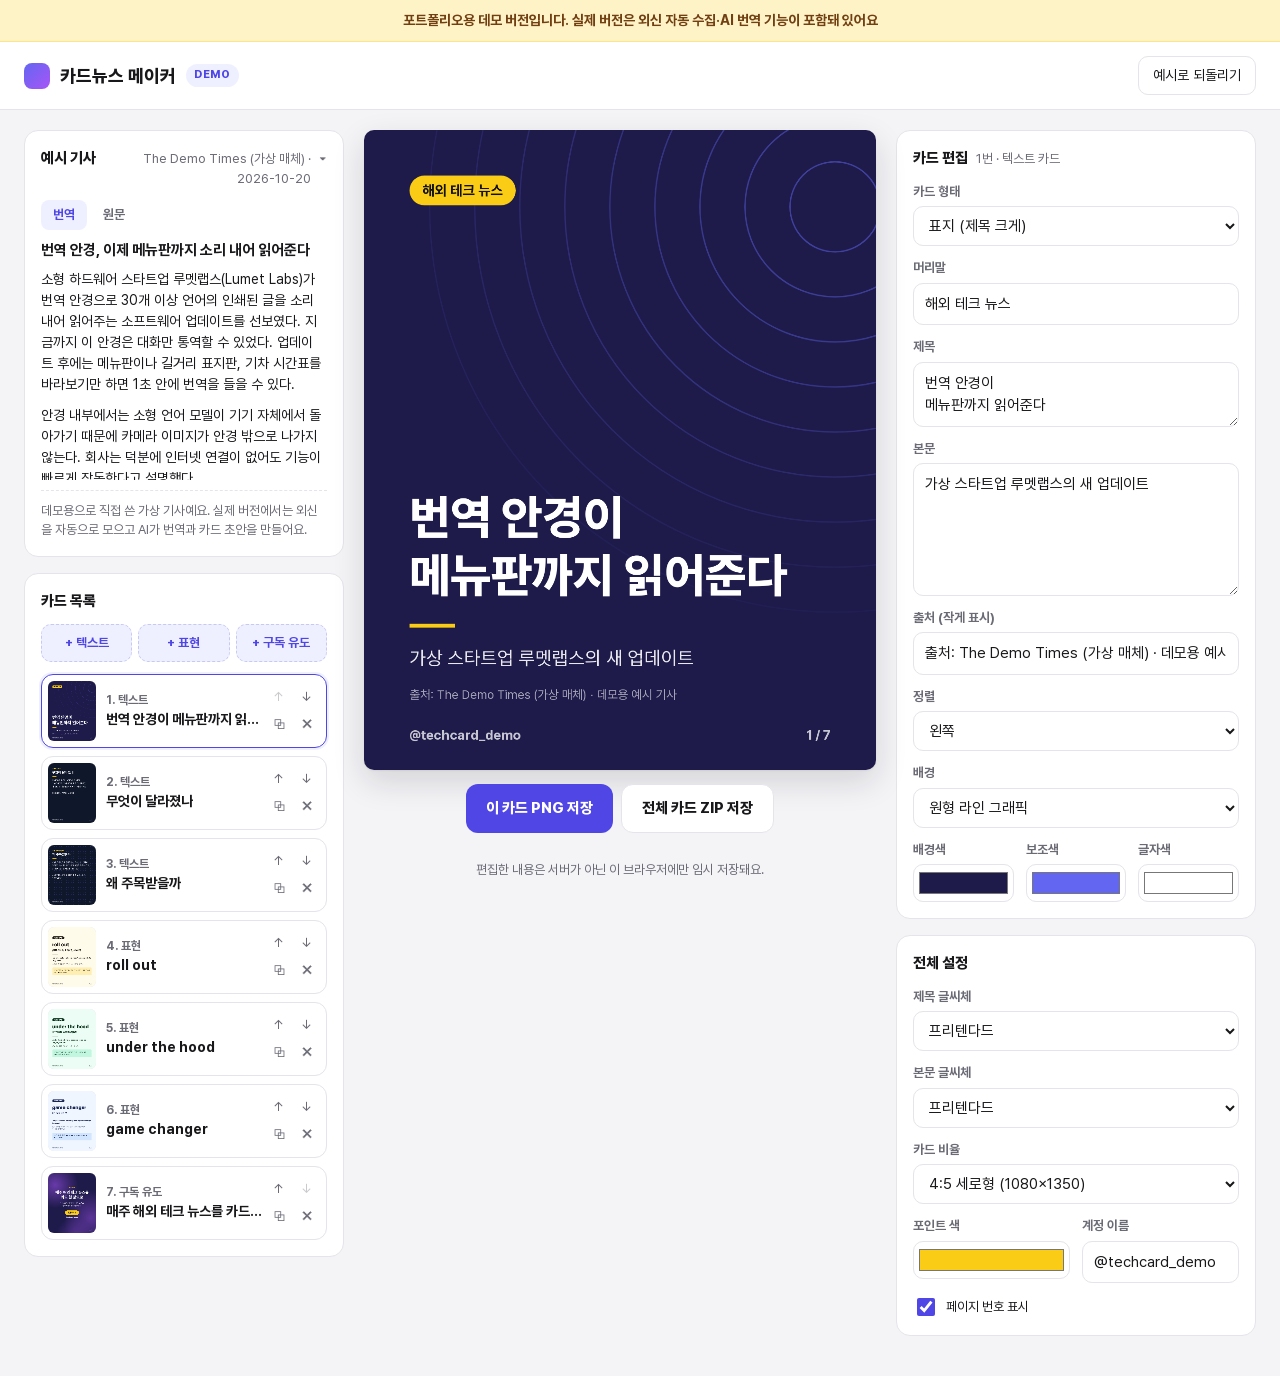
<file: demo/index.html>
<!DOCTYPE html>
<html lang="ko">
<head>
  <meta charset="UTF-8" />
  <meta name="viewport" content="width=device-width, initial-scale=1.0" />
  <title>카드뉴스 메이커 데모</title>
  <meta name="description" content="해외 테크 뉴스 카드뉴스 메이커의 포트폴리오용 데모. 텍스트·표현·구독 유도 카드를 편집하고 PNG로 내보낼 수 있어요." />
  <link rel="stylesheet" href="css/fonts.css" />
  <link rel="stylesheet" href="css/style.css" />
</head>
<body>
  <div class="demo-banner" role="note">
    포트폴리오용 데모 버전입니다. 실제 버전은 외신 자동 수집·AI 번역 기능이 포함돼 있어요
  </div>

  <header class="topbar">
    <div class="brand">
      <span class="brand-mark" aria-hidden="true"></span>
      카드뉴스 메이커 <span class="badge">DEMO</span>
    </div>
    <button type="button" id="resetBtn" class="ghost-btn">예시로 되돌리기</button>
  </header>

  <main class="layout">
    <aside class="panel panel-left">
      <section class="box">
        <details class="article" open>
          <summary>
            <span class="box-title">예시 기사</span>
            <span class="muted small" id="articleMeta"></span>
          </summary>
          <div class="tabs" role="tablist">
            <button type="button" role="tab" data-tab="articleKo" aria-selected="true">번역</button>
            <button type="button" role="tab" data-tab="articleEn" aria-selected="false">원문</button>
          </div>
          <div class="article-body" id="articleKo"></div>
          <div class="article-body" id="articleEn" hidden></div>
          <p class="muted small note">
            데모용으로 직접 쓴 가상 기사예요. 실제 버전에서는 외신을 자동으로 모으고 AI가 번역과 카드 초안을 만들어요.
          </p>
        </details>
      </section>

      <section class="box">
        <h2 class="box-title">카드 목록</h2>
        <div class="add-row">
          <button type="button" data-add="text">+ 텍스트</button>
          <button type="button" data-add="expression">+ 표현</button>
          <button type="button" data-add="subscribe">+ 구독 유도</button>
        </div>
        <ol id="cardList" class="card-list"></ol>
      </section>
    </aside>

    <section class="stage" aria-label="미리보기">
      <div class="canvas-wrap">
        <canvas id="preview" width="1080" height="1350" aria-label="선택한 카드 미리보기"></canvas>
      </div>
      <div class="stage-actions">
        <button type="button" id="exportOne" class="primary-btn">이 카드 PNG 저장</button>
        <button type="button" id="exportAll" class="secondary-btn">전체 카드 ZIP 저장</button>
      </div>
      <p class="muted small center">편집한 내용은 서버가 아닌 이 브라우저에만 임시 저장돼요.</p>
    </section>

    <aside class="panel panel-right">
      <section class="box">
        <h2 class="box-title">카드 편집 <span class="muted small" id="editorType"></span></h2>
        <form id="editor" class="form" onsubmit="return false"></form>
      </section>
      <section class="box">
        <h2 class="box-title">전체 설정</h2>
        <form id="settings" class="form" onsubmit="return false"></form>
      </section>
    </aside>
  </main>

  <div id="toast" class="toast" role="status" aria-live="polite"></div>

  <script src="js/sample-data.js"></script>
  <script src="js/render.js"></script>
  <script src="js/zip.js"></script>
  <script src="js/app.js"></script>
</body>
</html>
</file>
<file: demo/css/fonts.css>
/* 글씨체 파일은 모두 demo/fonts 폴더에 들어 있어요. (SIL Open Font License 1.1) */
@font-face {
  font-family: 'Pretendard';
  font-weight: 400;
  font-display: swap;
  src: url('../fonts/Pretendard-Regular.subset.woff2') format('woff2');
}
@font-face {
  font-family: 'Pretendard';
  font-weight: 700;
  font-display: swap;
  src: url('../fonts/Pretendard-Bold.subset.woff2') format('woff2');
}
@font-face {
  font-family: 'Pretendard';
  font-weight: 800;
  font-display: swap;
  src: url('../fonts/Pretendard-ExtraBold.subset.woff2') format('woff2');
}
@font-face {
  font-family: 'Gowun Batang';
  font-weight: 400;
  font-display: swap;
  src: url('../fonts/GowunBatang-Regular.subset.woff2') format('woff2');
}
@font-face {
  font-family: 'Gowun Batang';
  font-weight: 700;
  font-display: swap;
  src: url('../fonts/GowunBatang-Bold.subset.woff2') format('woff2');
}
@font-face {
  font-family: 'Black Han Sans';
  font-weight: 400;
  font-display: swap;
  src: url('../fonts/BlackHanSans-Regular.subset.woff2') format('woff2');
}
</file>
<file: demo/css/style.css>
:root {
  --bg: #F4F4F7;
  --surface: #FFFFFF;
  --ink: #18181B;
  --muted: #6B6B76;
  --line: #E4E4EA;
  --brand: #4F46E5;
  --brand-ink: #FFFFFF;
  --brand-soft: #EEF0FF;
  --banner-bg: #FEF3C7;
  --banner-ink: #713F12;
  --radius: 14px;
}

* { box-sizing: border-box; }

html, body { margin: 0; }

body {
  background: var(--bg);
  color: var(--ink);
  font-family: 'Pretendard', -apple-system, BlinkMacSystemFont, 'Apple SD Gothic Neo', 'Malgun Gothic', sans-serif;
  font-size: 15px;
  line-height: 1.5;
  -webkit-font-smoothing: antialiased;
}

button, input, select, textarea { font: inherit; color: inherit; }

button { cursor: pointer; }
button:disabled { cursor: default; opacity: 0.35; }

:focus-visible { outline: 2px solid var(--brand); outline-offset: 2px; }

.muted { color: var(--muted); }
.small { font-size: 13px; font-weight: 400; }
.center { text-align: center; }

/* ---------- 상단 ---------- */
.demo-banner {
  background: var(--banner-bg);
  color: var(--banner-ink);
  text-align: center;
  font-size: 14px;
  font-weight: 700;
  padding: 10px 16px;
  border-bottom: 1px solid #FDE68A;
}

.topbar {
  display: flex;
  align-items: center;
  justify-content: space-between;
  gap: 12px;
  padding: 14px 24px;
  background: var(--surface);
  border-bottom: 1px solid var(--line);
}

.brand {
  display: flex;
  align-items: center;
  gap: 10px;
  font-size: 18px;
  font-weight: 800;
}

.brand-mark {
  width: 26px;
  height: 26px;
  border-radius: 8px;
  background: linear-gradient(135deg, #6366F1, #A855F7);
}

.badge {
  font-size: 11px;
  font-weight: 800;
  letter-spacing: 0.06em;
  color: var(--brand);
  background: var(--brand-soft);
  border-radius: 999px;
  padding: 3px 8px;
}

.ghost-btn {
  border: 1px solid var(--line);
  background: var(--surface);
  border-radius: 10px;
  padding: 8px 14px;
  font-size: 14px;
}
.ghost-btn:hover { background: var(--bg); }

/* ---------- 레이아웃 ---------- */
.layout {
  display: grid;
  grid-template-columns: 320px minmax(0, 1fr) 360px;
  gap: 20px;
  padding: 20px 24px 40px;
  max-width: 1480px;
  margin: 0 auto;
  align-items: start;
}

.panel { display: flex; flex-direction: column; gap: 16px; min-width: 0; }

.box {
  background: var(--surface);
  border: 1px solid var(--line);
  border-radius: var(--radius);
  padding: 16px;
}

.box-title {
  display: flex;
  align-items: baseline;
  gap: 8px;
  margin: 0 0 12px;
  font-size: 15px;
  font-weight: 800;
}

/* ---------- 예시 기사 ---------- */
.article summary {
  display: flex;
  align-items: baseline;
  justify-content: space-between;
  gap: 8px;
  cursor: pointer;
  list-style: none;
}
.article summary::-webkit-details-marker { display: none; }
.article summary .box-title { margin: 0; white-space: nowrap; }
.article summary .small { flex: 1; text-align: right; }
.article summary::after { content: '▾'; color: var(--muted); }
.article:not([open]) summary::after { content: '▸'; }
.article[open] summary { margin-bottom: 12px; }

.tabs { display: flex; gap: 4px; margin-bottom: 10px; }
.tabs button {
  border: 0;
  background: transparent;
  border-radius: 8px;
  padding: 5px 12px;
  font-size: 13px;
  font-weight: 700;
  color: var(--muted);
}
.tabs button[aria-selected="true"] { background: var(--brand-soft); color: var(--brand); }

.article-body {
  max-height: 240px;
  overflow: auto;
  font-size: 14px;
  padding-right: 4px;
}
.article-body h3 { font-size: 15px; margin: 0 0 8px; line-height: 1.4; }
.article-body p { margin: 0 0 10px; }
.note { margin: 10px 0 0; padding-top: 10px; border-top: 1px dashed var(--line); }

/* ---------- 카드 목록 ---------- */
.add-row { display: flex; gap: 6px; margin-bottom: 12px; }
.add-row button {
  flex: 1;
  border: 1px dashed #C7C9F5;
  background: var(--brand-soft);
  color: var(--brand);
  border-radius: 10px;
  padding: 8px 4px;
  font-size: 13px;
  font-weight: 700;
}
.add-row button:hover { border-style: solid; }

.card-list { list-style: none; margin: 0; padding: 0; display: flex; flex-direction: column; gap: 8px; }

.card-item {
  display: flex;
  align-items: center;
  gap: 4px;
  border: 1px solid var(--line);
  border-radius: 12px;
  padding: 6px;
}
.card-item.is-active { border-color: var(--brand); box-shadow: 0 0 0 2px var(--brand-soft); }

.card-pick {
  flex: 1;
  min-width: 0;
  display: flex;
  align-items: center;
  gap: 10px;
  border: 0;
  background: transparent;
  text-align: left;
  padding: 0;
}
.card-pick canvas {
  width: 48px;
  height: auto;
  border-radius: 6px;
  flex-shrink: 0;
  background: var(--line);
}
.card-meta { display: flex; flex-direction: column; min-width: 0; }
.card-type { font-size: 12px; font-weight: 700; color: var(--muted); }
.card-title {
  font-size: 14px;
  font-weight: 700;
  white-space: nowrap;
  overflow: hidden;
  text-overflow: ellipsis;
}

.card-tools { display: grid; grid-template-columns: repeat(2, 26px); gap: 2px; }
.icon-btn {
  width: 26px;
  height: 26px;
  border: 0;
  border-radius: 6px;
  background: transparent;
  font-size: 13px;
  color: var(--muted);
}
.icon-btn:hover:not(:disabled) { background: var(--bg); color: var(--ink); }

/* ---------- 미리보기 ---------- */
.stage { position: sticky; top: 20px; display: flex; flex-direction: column; align-items: center; gap: 14px; min-width: 0; }

.canvas-wrap {
  width: 100%;
  max-width: 520px;
  border-radius: 10px;
  overflow: hidden;
  box-shadow: 0 1px 2px rgba(0, 0, 0, 0.06), 0 12px 32px rgba(24, 24, 27, 0.14);
  background: var(--line);
}
.canvas-wrap canvas { display: block; width: 100%; height: auto; opacity: 0; transition: opacity 0.2s; }
.is-ready .canvas-wrap canvas { opacity: 1; }

.stage-actions { display: flex; gap: 8px; flex-wrap: wrap; justify-content: center; }
.primary-btn, .secondary-btn {
  border-radius: 12px;
  padding: 12px 20px;
  font-weight: 800;
  font-size: 15px;
}
.primary-btn { border: 0; background: var(--brand); color: var(--brand-ink); }
.primary-btn:hover { background: #4338CA; }
.secondary-btn { border: 1px solid var(--line); background: var(--surface); }
.secondary-btn:hover { background: var(--bg); }

/* ---------- 폼 ---------- */
.form { display: flex; flex-wrap: wrap; gap: 12px; }
.field { flex: 1 1 100%; display: flex; flex-direction: column; gap: 5px; min-width: 0; }
.field.half { flex: 1 1 calc(33% - 12px); min-width: 90px; }
.field.check { flex-direction: row; align-items: center; gap: 8px; }
.field label { font-size: 13px; font-weight: 700; color: var(--muted); }
.field.check label { color: var(--ink); font-weight: 500; }

.field input[type="text"], .field textarea, .field select {
  width: 100%;
  border: 1px solid var(--line);
  border-radius: 10px;
  padding: 9px 11px;
  background: var(--surface);
}
.field textarea { resize: vertical; line-height: 1.5; }
.field input[type="text"]:focus, .field textarea:focus, .field select:focus { border-color: var(--brand); outline: none; box-shadow: 0 0 0 3px var(--brand-soft); }

.field input[type="color"] {
  width: 100%;
  height: 38px;
  border: 1px solid var(--line);
  border-radius: 10px;
  padding: 3px;
  background: var(--surface);
}
.field input[type="checkbox"] { width: 18px; height: 18px; accent-color: var(--brand); }
.field input[type="range"] { accent-color: var(--brand); }
.field input[type="file"] { font-size: 13px; }
.field-note { margin: 0; font-size: 12px; color: var(--muted); }
.link-btn { align-self: flex-start; border: 0; background: none; padding: 0; color: var(--brand); font-size: 13px; font-weight: 700; }

/* ---------- 알림 ---------- */
.toast {
  position: fixed;
  left: 50%;
  bottom: 24px;
  transform: translate(-50%, 20px);
  background: var(--ink);
  color: #FFFFFF;
  border-radius: 12px;
  padding: 11px 18px;
  font-size: 14px;
  max-width: calc(100% - 32px);
  opacity: 0;
  pointer-events: none;
  transition: opacity 0.2s, transform 0.2s;
}
.toast.show { opacity: 1; transform: translate(-50%, 0); }

/* ---------- 좁은 화면 ---------- */
@media (max-width: 1180px) {
  .layout { grid-template-columns: 300px minmax(0, 1fr); }
  .panel-right { grid-column: 1 / -1; display: grid; grid-template-columns: 1fr 1fr; }
}

@media (max-width: 760px) {
  .topbar { padding: 12px 16px; }
  .layout { grid-template-columns: minmax(0, 1fr); padding: 16px 16px 32px; gap: 16px; }
  .stage { position: static; order: -1; }
  .panel-right { grid-column: auto; grid-template-columns: minmax(0, 1fr); }
}
</file>
